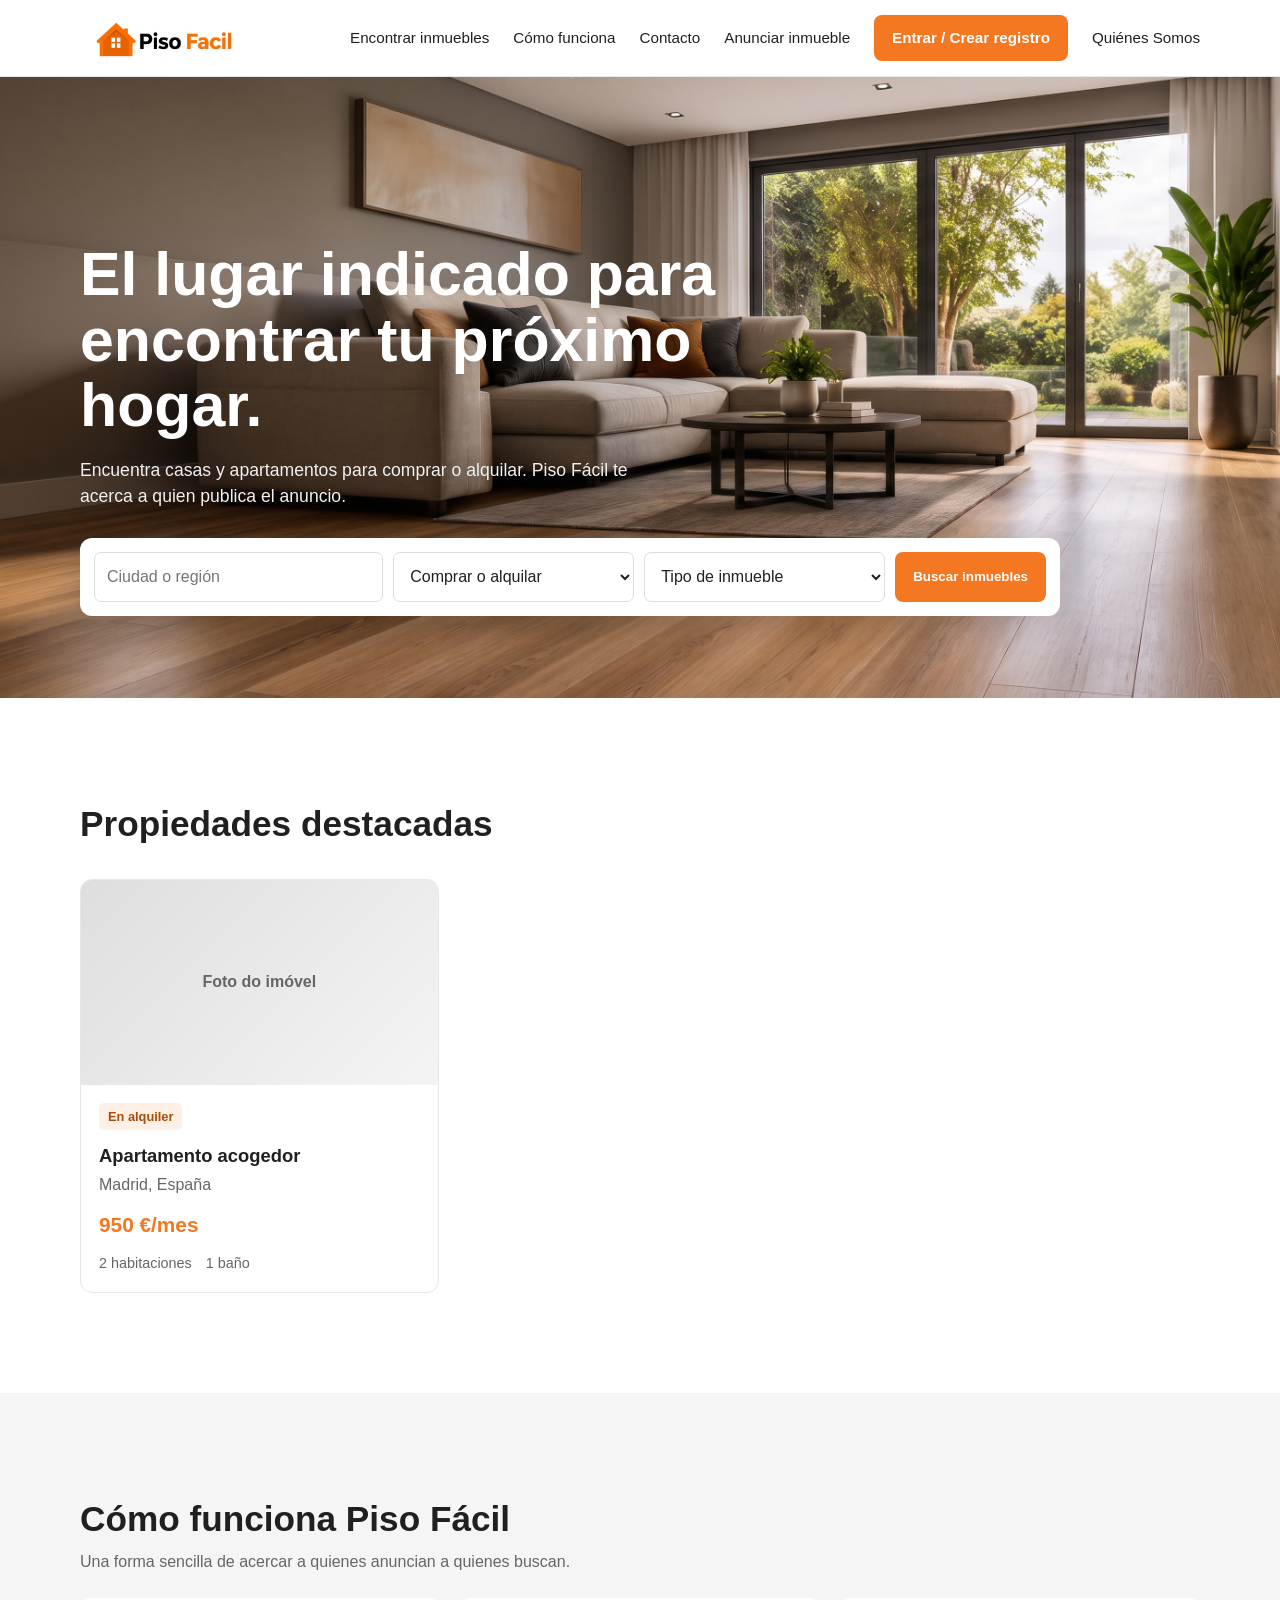
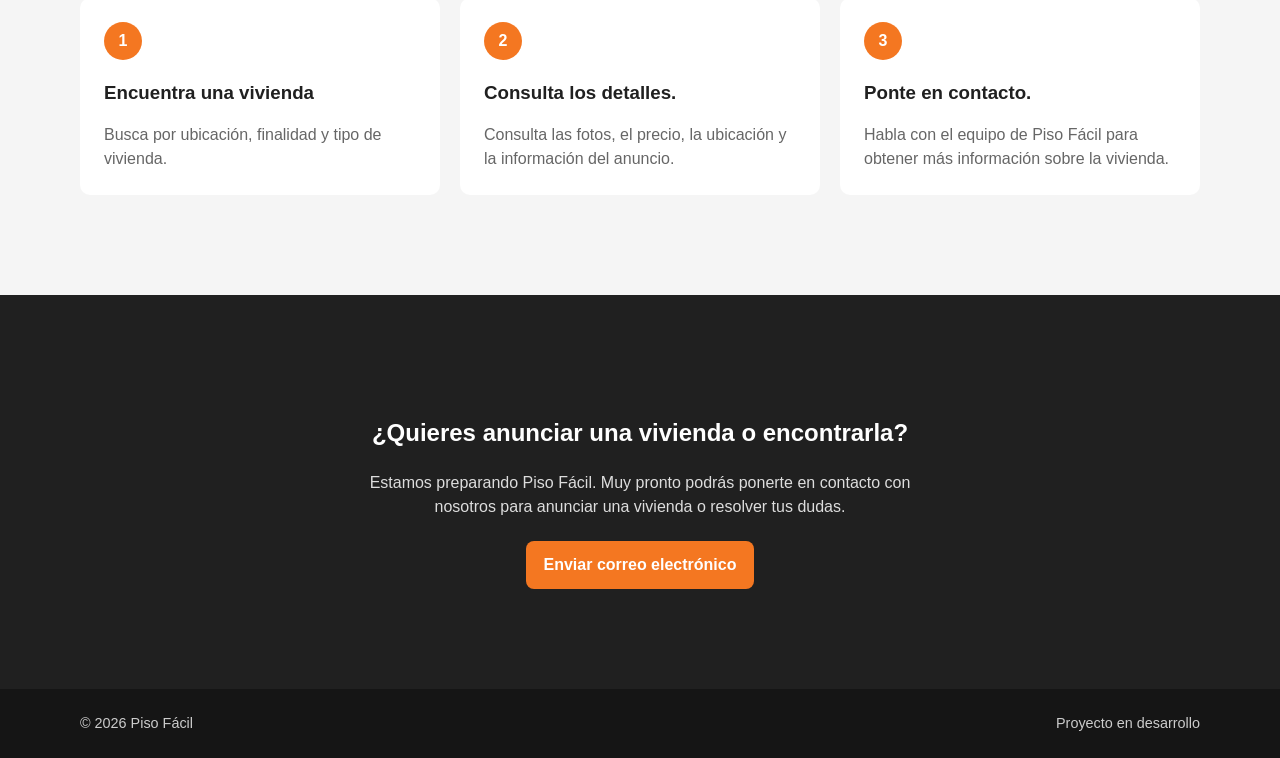
<file: index.html>
<!DOCTYPE html>
<html lang="es">

<head>
  <meta charset="UTF-8">
  <meta name="viewport" content="width=device-width, initial-scale=1.0">
  <meta name="description" content="Piso Fácil — encuentra viviendas para comprar o alquilar.">
  <title>Piso Fácil | Encuentra tu próxima vivienda</title>
  <link rel="stylesheet" href="assets/css/style.css">
</head>

<body>
  <header>
    <div class="container nav">
      <img src="assets/img/logo.jpeg" alt="Piso Fácil" height="55">
      <nav class="menu" aria-label="Menu principal">
        <a href="#imoveis">Encontrar inmuebles</a>
        <a href="#como-funciona">Cómo funciona</a>
        <a href="#contato">Contacto</a>
        <a href="cadastro.html">Anunciar inmueble</a>
        <a class="button" href="cadastro.html">Entrar / Crear registro</a>
        <a href="quien_somos.html">Quiénes Somos</a>
      </nav>
    </div>
  </header>

  <main>
    <section class="hero" style="background-image: url('assets/img/banner2.jpeg');">
      <div class="container">
        <h1>El lugar indicado para encontrar tu próximo hogar. </h1>
        <p>Encuentra casas y apartamentos para comprar o alquilar. Piso Fácil te acerca a quien publica el anuncio.</p>
        <form class="search-box" id="search-form">
          <input id="city" type="text" placeholder="Ciudad o región" aria-label="Cidade ou região">
          <select id="purpose" aria-label="Finalidade">
            <option value="">Comprar o alquilar</option>
            <option value="Comprar">Comprar</option>
            <option value="Alugar">Alquilar</option>
          </select>
          <select id="type" aria-label="Tipo de imóvel">
            <option value="">Tipo de inmueble</option>
            <option value="Apartamento">Apartamento</option>
            <option value="Casa">Casa</option>
            <option value="Quarto">Habitación</option>
          </select>
          <button class="button" type="submit">Buscar inmuebles</button>
        </form>
        <p id="search-message" role="status" style="margin-top:14px;margin-bottom:0;font-size:.95rem;"></p>
      </div>
    </section>

    <section id="imoveis">
      <div class="container">
        <div class="section-heading">
          <div>
            <h2>Propiedades destacadas</h2>
          </div>
        </div>
        <div class="listings">

          <article class="card" data-purpose="Alugar" data-type="Apartamento" data-city="Madrid">
            <div class="property-image">Foto do imóvel</div>
            <div class="card-content">
              <span class="tag">En alquiler</span>
              <h3>Apartamento acogedor</h3>
              <p class="location">Madrid, España</p>
              <div class="price">950 €/mes</div>
              <div class="details"><span>2 habitaciones</span><span>1 baño</span></div>
            </div>
          </article>

        </div>
      </div>
    </section>

    <section class="how" id="como-funciona">
      <div class="container">
        <div class="section-heading">
          <div>
            <h2>Cómo funciona Piso Fácil</h2>
            <p>Una forma sencilla de acercar a quienes anuncian a quienes buscan.</p>
          </div>
        </div>
        <div class="steps">
          <article class="step">
            <div class="step-number">1</div>
            <h3>Encuentra una vivienda</h3>
            <p>Busca por ubicación, finalidad y tipo de vivienda.</p>
          </article>
          <article class="step">
            <div class="step-number">2</div>
            <h3>Consulta los detalles.</h3>
            <p>Consulta las fotos, el precio, la ubicación y la información del anuncio.</p>
          </article>
          <article class="step">
            <div class="step-number">3</div>
            <h3>Ponte en contacto.</h3>
            <p>Habla con el equipo de Piso Fácil para obtener más información sobre la vivienda.</p>
          </article>
        </div>
      </div>
    </section>

    <section class="contact" id="contato">
      <div class="container">
        <h2>¿Quieres anunciar una vivienda o encontrarla?</h2>
        <p>Estamos preparando Piso Fácil. Muy pronto podrás ponerte en contacto con nosotros para anunciar una vivienda
          o resolver tus dudas.</p>
        <a class="button" href="mailto:contato@pisofacil.example?subject=Contato%20Piso%20F%C3%A1cil">Enviar correo
          electrónico</a>
      </div>
    </section>
  </main>

  <footer>
    <div class="container footer-inner">
      <span>© <span id="year"></span> Piso Fácil</span>
      <span>Proyecto en desarrollo</span>
    </div>
  </footer>

  <script>
    document.getElementById("year").textContent = new Date().getFullYear();

    document.getElementById("search-form").addEventListener("submit", function (event) {
      event.preventDefault();
      const city = document.getElementById("city").value.trim().toLowerCase();
      const purpose = document.getElementById("purpose").value;
      const type = document.getElementById("type").value;
      const cards = Array.from(document.querySelectorAll(".card"));
      let visible = 0;

      cards.forEach(function (card) {
        const matchesCity = !city || card.dataset.city.toLowerCase().includes(city);
        const matchesPurpose = !purpose || card.dataset.purpose === purpose;
        const matchesType = !type || card.dataset.type === type;
        const show = matchesCity && matchesPurpose && matchesType;
        card.style.display = show ? "" : "none";
        if (show) visible++;
      });

      document.getElementById("search-message").textContent =
        visible + (visible === 1 ? " anúncio de demonstração encontrado." : " anúncios de demonstração encontrados.") +
        " — os anúncios são fictícios nesta versão inicial.";
      document.getElementById("imoveis").scrollIntoView({ behavior: "smooth" });
    });
  </script>
</body>

</html>
</file>
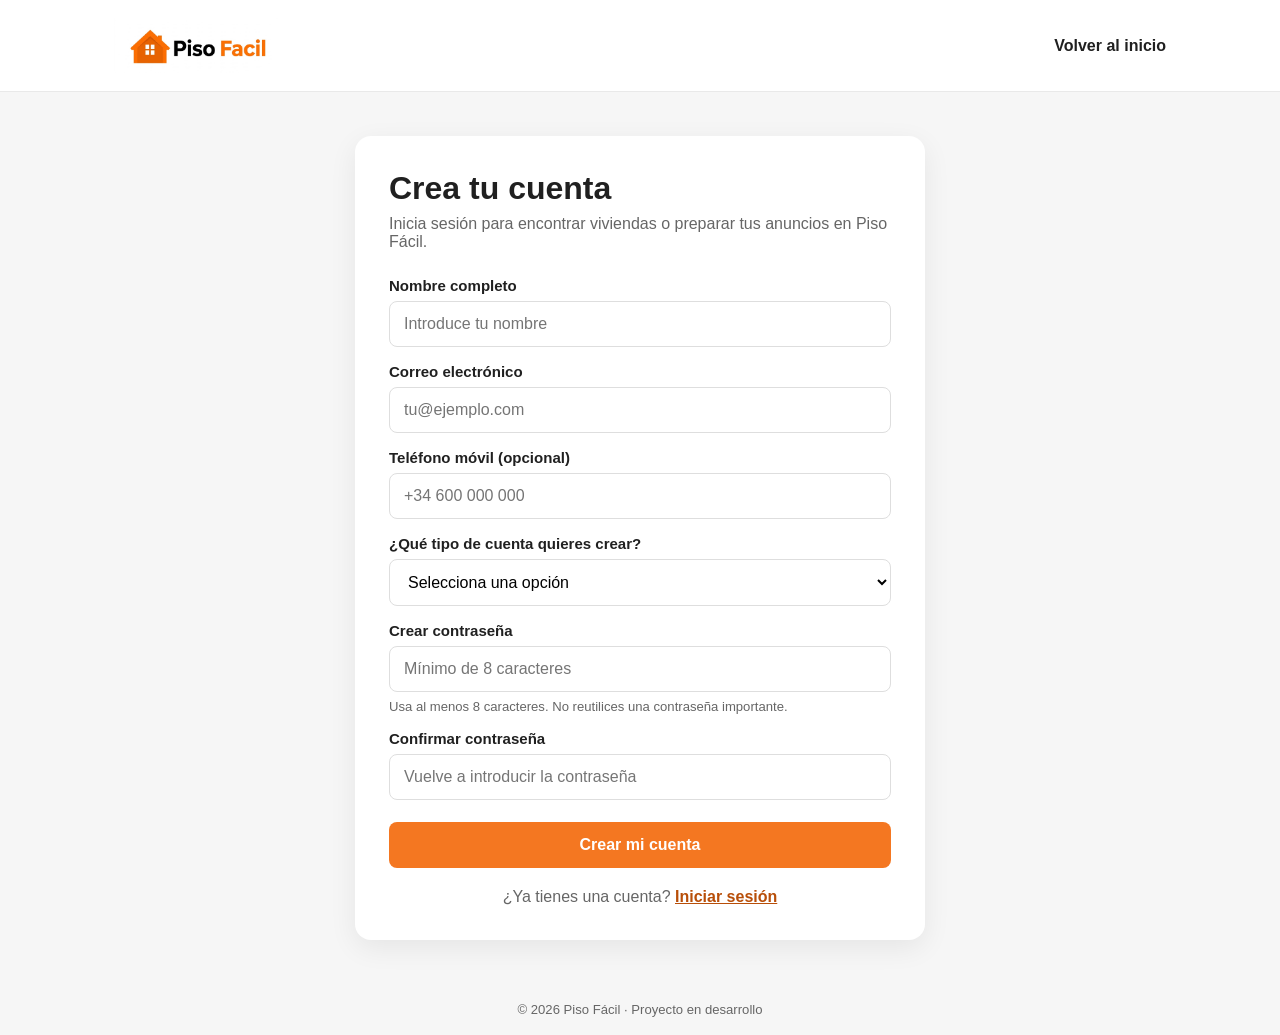
<file: cadastro.html>
<!DOCTYPE html>
<html lang="pt-BR">
<head>
  <meta charset="UTF-8">
  <meta name="viewport" content="width=device-width, initial-scale=1.0">
  <title>Crear cuenta | Piso Fácil</title>
  <style>
    :root { --orange:#f47721; --black:#202020; --muted:#666; --line:#dedede; --bg:#f6f6f6; }
    * { box-sizing:border-box; }
    body { margin:0; font-family:Arial,Helvetica,sans-serif; color:var(--black); background:var(--bg); }
    header { background:#fff; border-bottom:1px solid #e9e9e9; }
    .nav { max-width:1100px; margin:auto; padding:18px 24px; display:flex; align-items:center; justify-content:space-between; gap:16px; }
    .logo { font-size:1.6rem; font-weight:800; text-decoration:none; color:var(--black); letter-spacing:-.8px; }
    .logo span { color:var(--orange); }
    .nav a:last-child { color:var(--black); text-decoration:none; font-weight:700; }
    main { min-height:calc(100vh - 75px); padding:44px 18px; display:flex; justify-content:center; align-items:flex-start; }
    .panel { width:min(100%,570px); background:white; padding:34px; border-radius:16px; box-shadow:0 8px 28px rgba(0,0,0,.07); }
    h1 { margin:0 0 8px; font-size:2rem; }
    .intro { margin:0 0 26px; color:var(--muted); }
    label { display:block; font-weight:700; font-size:.94rem; margin:16px 0 7px; }
    input, select { width:100%; padding:13px 14px; border:1px solid var(--line); border-radius:8px; font:inherit; background:white; }
    input:focus, select:focus { outline:2px solid #ffd2b5; border-color:var(--orange); }
    .hint { color:var(--muted); font-size:.82rem; margin:7px 0 0; }
    .button { width:100%; margin-top:22px; padding:14px; border:0; border-radius:8px; background:var(--orange); color:white; font-size:1rem; font-weight:800; cursor:pointer; }
    .button:hover { filter:brightness(.96); }
    .login { text-align:center; margin:20px 0 0; color:var(--muted); }
    .login a { color:#b84e08; font-weight:700; }
    .notice { display:none; padding:12px 14px; margin-top:16px; border-radius:8px; background:#fff3e9; color:#793605; font-size:.92rem; }
    .demo { margin-top:20px; padding-top:16px; border-top:1px solid #eee; font-size:.82rem; color:var(--muted); }
    footer { text-align:center; padding:18px; font-size:.82rem; color:var(--muted); }
    @media(max-width:520px) { .panel { padding:24px 19px; } h1 { font-size:1.7rem; } }
  </style>
</head>
<body>
  <header>
    <div class="nav">
      <img src="assets/img/logo.jpeg" alt="Piso Fácil" height="55">
      <a href="index.html">Volver al inicio</a>
    </div>
  </header>

  <main>
    <section class="panel">
      <h1>Crea tu cuenta</h1>
      <p class="intro">Inicia sesión para encontrar viviendas o preparar tus anuncios en Piso Fácil.</p>

      <form id="signup-form">
        <label for="name">Nombre completo</label>
        <input id="name" name="name" type="text" autocomplete="name" placeholder="Introduce tu nombre" required>

        <label for="email">Correo electrónico</label>
        <input id="email" name="email" type="email" autocomplete="email" placeholder="tu@ejemplo.com" required>

        <label for="phone">Teléfono móvil (opcional)</label>
        <input id="phone" name="phone" type="tel" autocomplete="tel" placeholder="+34 600 000 000">

        <label for="account-type">¿Qué tipo de cuenta quieres crear?</label>
        <select id="account-type" name="account-type" required>
          <option value="">Selecciona una opción</option>
          <option value="comprador-inquilino">Quiero comprar o alquilar una vivienda</option>
          <option value="proprietario">Soy propietario particular</option>
          <option value="imobiliaria">Represento a una agencia inmobiliaria</option>
        </select>

        <label for="password">Crear contraseña</label>
        <input id="password" name="password" type="password" autocomplete="new-password" minlength="8" placeholder="Mínimo de 8 caracteres" required>
        <p class="hint">Usa al menos 8 caracteres. No reutilices una contraseña importante.</p>

        <label for="confirm-password">Confirmar contraseña</label>
        <input id="confirm-password" name="confirm-password" type="password" autocomplete="new-password" minlength="8" placeholder="Vuelve a introducir la contraseña" required>

        <button class="button" type="submit">Crear mi cuenta</button>
        <div class="notice" id="notice" role="status"></div>
      </form>

      <p class="login">¿Ya tienes una cuenta? <a href="#" id="login-link">Iniciar sesión</a></p>
    </section>
  </main>

  <footer>© <span id="year"></span> Piso Fácil · Proyecto en desarrollo</footer>

  <script>
    document.getElementById('year').textContent = new Date().getFullYear();
    const form = document.getElementById('signup-form');
    const notice = document.getElementById('notice');

    form.addEventListener('submit', function (event) {
      event.preventDefault();
      const password = document.getElementById('password').value;
      const confirmPassword = document.getElementById('confirm-password').value;
      notice.style.display = 'block';

      if (password !== confirmPassword) {
        notice.textContent = 'As senhas não são iguais. Confira os dois campos.';
        return;
      }
      notice.textContent = 'A aparência do formulário está funcionando! O cadastro real será ligado a um sistema seguro numa próxima etapa. Nenhuma conta foi criada ou guardada.';
    });

    document.getElementById('login-link').addEventListener('click', function (event) {
      event.preventDefault();
      notice.style.display = 'block';
      notice.textContent = 'A tela de login será criada numa próxima etapa. Esta versão é apenas visual.';
    });
  </script>
</body>
</html>
</file>
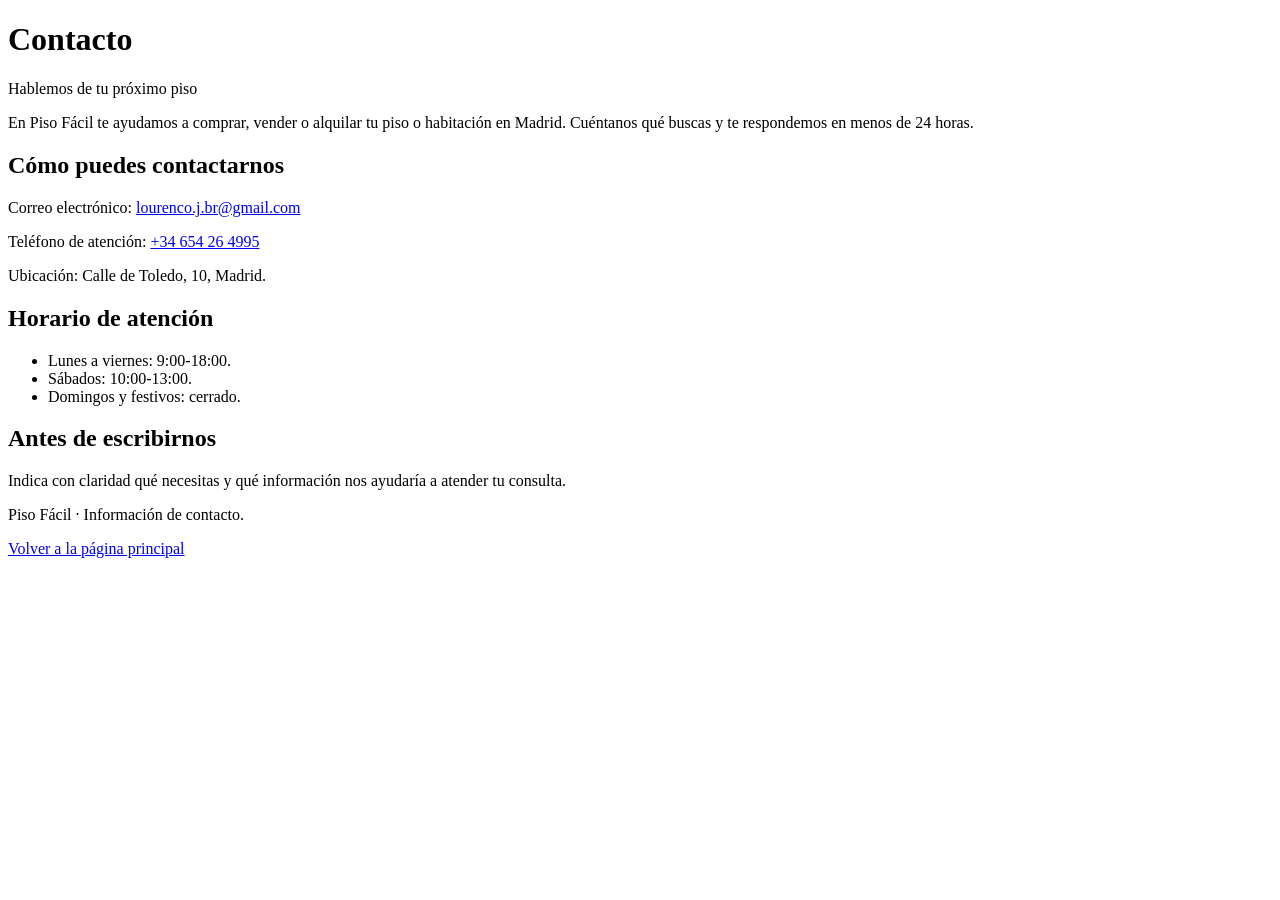
<file: contacto.html>
<!DOCTYPE html>
<html lang="es">
<head>
    <meta charset="UTF-8">
    <meta name="viewport" content="width=device-width, initial-scale=1.0">
    <title>Contacto | Piso Fácil</title>
</head>
<body>
    <header>
        <h1>Contacto</h1>
        <p>Hablemos de tu próximo piso</p>
            <p>En Piso Fácil te ayudamos a comprar, vender o alquilar tu piso o habitación en Madrid. Cuéntanos qué buscas y te respondemos en menos de 24 horas.</p>

    </header>

    <main>
        <section>
            <h2>Cómo puedes contactarnos</h2>
            <!-- PERSONALIZA: cambia los datos de ejemplo por datos ficticios coherentes con tu caso; no publiques datos personales reales. -->
            <p>Correo electrónico: <a href="mailto:contacto@ejemplo.test">lourenco.j.br@gmail.com</a></p>
            <p>Teléfono de atención: <a href="tel:+34000000000">+34 654 26 4995</a></p>
            <p>Ubicación: Calle de Toledo, 10, Madrid.</p>
        </section>

        <section>
            <h2>Horario de atención</h2>
            <ul>
                <li>Lunes a viernes: 9:00-18:00.</li>
                <li>Sábados: 10:00-13:00.</li>
                <li>Domingos y festivos: cerrado.</li>
            </ul>
        </section>

        <section>
            <h2>Antes de escribirnos</h2>
            <p>Indica con claridad qué necesitas y qué información nos ayudaría a atender tu consulta.</p>
        </section>
    </main>

    <footer>
        <p>Piso Fácil · Información de contacto.</p>
        <a href="index.html">Volver a la página principal</a>
    </footer>
</body>
</html>
</file>
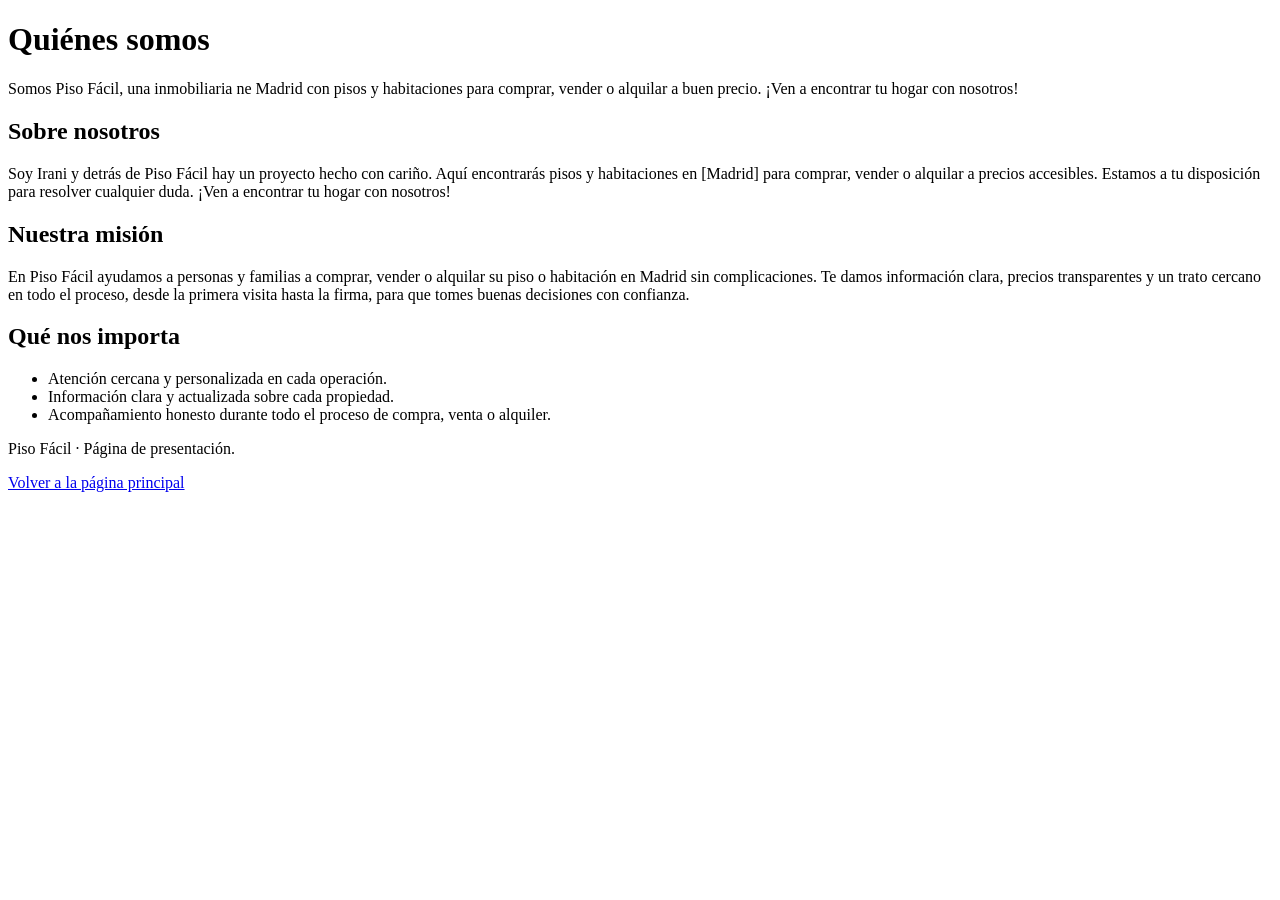
<file: quien_somos.html>
<!DOCTYPE html>
<html lang="es">
<head>
    <meta charset="UTF-8">
    <meta name="viewport" content="width=device-width, initial-scale=1.0">
    <title>Quiénes somos | Piso Fácil</title>
</head>
<body>
    <header>
        <h1>Quiénes somos</h1>
        <p>Somos Piso Fácil, una inmobiliaria ne Madrid con pisos y habitaciones para comprar, vender o alquilar a buen precio. ¡Ven a encontrar tu hogar con nosotros!</p>
    </header>

    <main>
        <section>
<h2>Sobre nosotros</h2>
<p>
  Soy Irani y detrás de Piso Fácil hay un proyecto hecho con cariño.
  Aquí encontrarás pisos y habitaciones en [Madrid] para comprar, vender o alquilar a precios accesibles.
  Estamos a tu disposición para resolver cualquier duda. ¡Ven a encontrar tu hogar con nosotros!
</p>
        </section>

        <section>
<h2>Nuestra misión</h2>
<p>
  En Piso Fácil ayudamos a personas y familias a comprar, vender o alquilar su piso o habitación en Madrid
  sin complicaciones. Te damos información clara, precios transparentes y un trato cercano en todo el proceso,
  desde la primera visita hasta la firma, para que tomes buenas decisiones con confianza.
</p>
        </section>

        <section>
            <h2>Qué nos importa</h2>
            <ul>
                <li>Atención cercana y personalizada en cada operación.</li>
                <li>Información clara y actualizada sobre cada propiedad.</li>
                <li>Acompañamiento honesto durante todo el proceso de compra, venta o alquiler.</li>
            </ul>
        </section>
    </main>

    <footer>
        <p>Piso Fácil · Página de presentación.</p>
        <a href="index.html">Volver a la página principal</a>
    </footer>
</body>
</html>
</file>
<file: assets/css/style.css>
:root {
      --orange: #f47721;
      --black: #202020;
      --white: #ffffff;
      --light: #f5f5f5;
      --muted: #666666;
    }
    
    * { box-sizing: border-box; }
    body {
      margin: 0;
      font-family: Arial, Helvetica, sans-serif;
      color: var(--black);
      background: var(--white);
      line-height: 1.5;
    }
    a { color: inherit; text-decoration: none; }
    .container { width: min(1120px, 92%); margin: 0 auto; }

    header {
      background: var(--white);
      border-bottom: 1px solid #e8e8e8;
      position: sticky;
      top: 0;
      z-index: 5;
    }
    .nav {
      min-height: 76px;
      display: flex;
      align-items: center;
      justify-content: space-between;
      gap: 20px;
    }
    .logo { font-size: 1.65rem; font-weight: 800; letter-spacing: -1px; }
    .logo span { color: var(--orange); }
    .menu { display: flex; align-items: center; gap: 24px; font-size: .95rem; }
    .menu a:hover { color: var(--orange); }
    .button {
      display: inline-block;
      border: 0;
      border-radius: 8px;
      background: var(--orange);
      color: var(--white);
      padding: 12px 18px;
      font-weight: 700;
      cursor: pointer;
    }
.button:hover,
.button:hover * {
  color: #000 !important;
}


    .hero {
      padding: 165px 0 68px;
      color: var(--white);
      background:
        linear-gradient(90deg, rgba(20,20,20,.82), rgba(20,20,20,.38)),
        url(a);
      background-color: #383838;
      background-size: cover;
      background-position: center;
    }

    .hero h1 { max-width: 680px; font-size: clamp(2.2rem, 5vw, 3.8rem); line-height: 1.08; margin: 0 0 18px; }
    .hero p { max-width: 600px; font-size: 1.1rem; margin: 0 0 28px; color: #f1f1f1; }
    .search-box {
      display: grid;
      grid-template-columns: 1.2fr 1fr 1fr auto;
      gap: 10px;
      background: var(--white);
      padding: 14px;
      border-radius: 12px;
      max-width: 980px;
      box-shadow: 0 12px 35px rgba(0,0,0,.18);
    }
    .search-box input, .search-box select {
      width: 100%;
      min-width: 0;
      border: 1px solid #dddddd;
      border-radius: 7px;
      padding: 12px;
      font: inherit;
      color: var(--black);
      background: var(--white);
    }
    
    section { padding: 100px 0; }
    .section-heading { display: flex; align-items: end; justify-content: space-between; gap: 16px; margin-bottom: 24px; }
    .section-heading h2 { font-size: clamp(1.6rem, 3vw, 2.2rem); margin: 0 0 4px; }
    .section-heading p { color: var(--muted); margin: 0; }
    .listings { display: grid; grid-template-columns: repeat(3, 1fr); gap: 22px; }
    .card { border: 1px solid #e7e7e7; border-radius: 12px; overflow: hidden; background: var(--white); }
    .property-image {
      min-height: 205px;
      background: linear-gradient(135deg, #dedede, #f4f4f4);
      display: grid;
      place-items: center;
      color: #666;
      font-weight: 700;
    }
    .card-content { padding: 18px; }
    .tag { display: inline-block; background: #fff0e5; color: #a94b0b; padding: 4px 9px; border-radius: 5px; font-size: .8rem; font-weight: 700; }
    .card h3 { margin: 12px 0 4px; font-size: 1.15rem; }
    .location { color: var(--muted); margin: 0 0 12px; }
    .price { font-size: 1.3rem; font-weight: 800; color: var(--orange); }
    .details { display: flex; gap: 14px; margin-top: 12px; color: var(--muted); font-size: .9rem; }
    .how { background: var(--light); }
    .steps { display: grid; grid-template-columns: repeat(3, 1fr); gap: 20px; }
    .step { background: white; padding: 24px; border-radius: 10px; }
    .step-number { width: 38px; height: 38px; display: grid; place-items: center; border-radius: 50%; background: var(--orange); color: white; font-weight: 800; }
    .step h3 { margin-bottom: 8px; }
    .step p { margin-bottom: 0; color: var(--muted); }
    .contact { background: var(--black); color: var(--white); text-align: center; }
    .contact p { color: #dddddd; max-width: 600px; margin: 0 auto 22px; }
    footer { padding: 24px 0; background: #151515; color: #cccccc; font-size: .9rem; }
    .footer-inner { display: flex; justify-content: space-between; gap: 16px; flex-wrap: wrap; }

    @media (max-width: 760px) {
      .nav { align-items: flex-start; padding: 18px 0; flex-direction: column; }
      .menu { flex-wrap: wrap; gap: 14px; }
      .hero { padding: 54px 0; }
      .search-box { grid-template-columns: 1fr; }
      .listings, .steps { grid-template-columns: 1fr; }
      .section-heading { align-items: flex-start; flex-direction: column; }
    }
</file>
